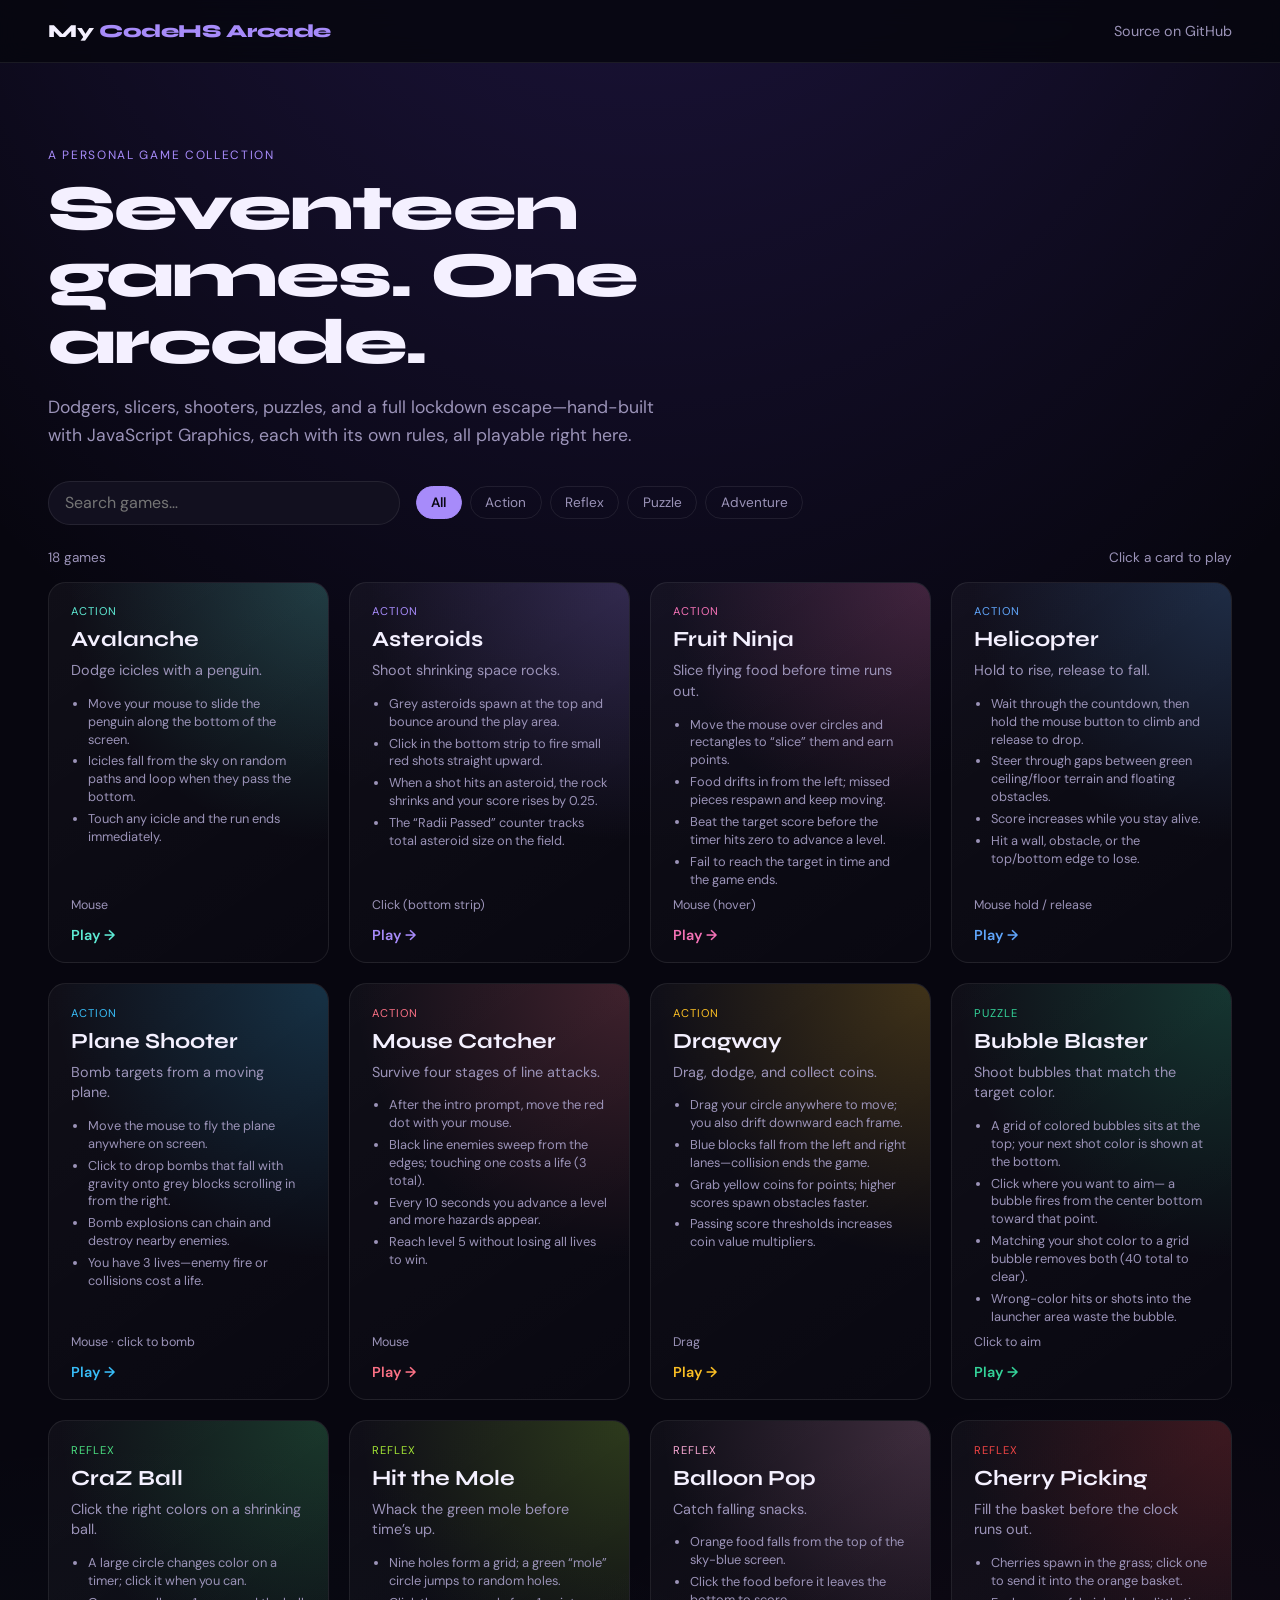
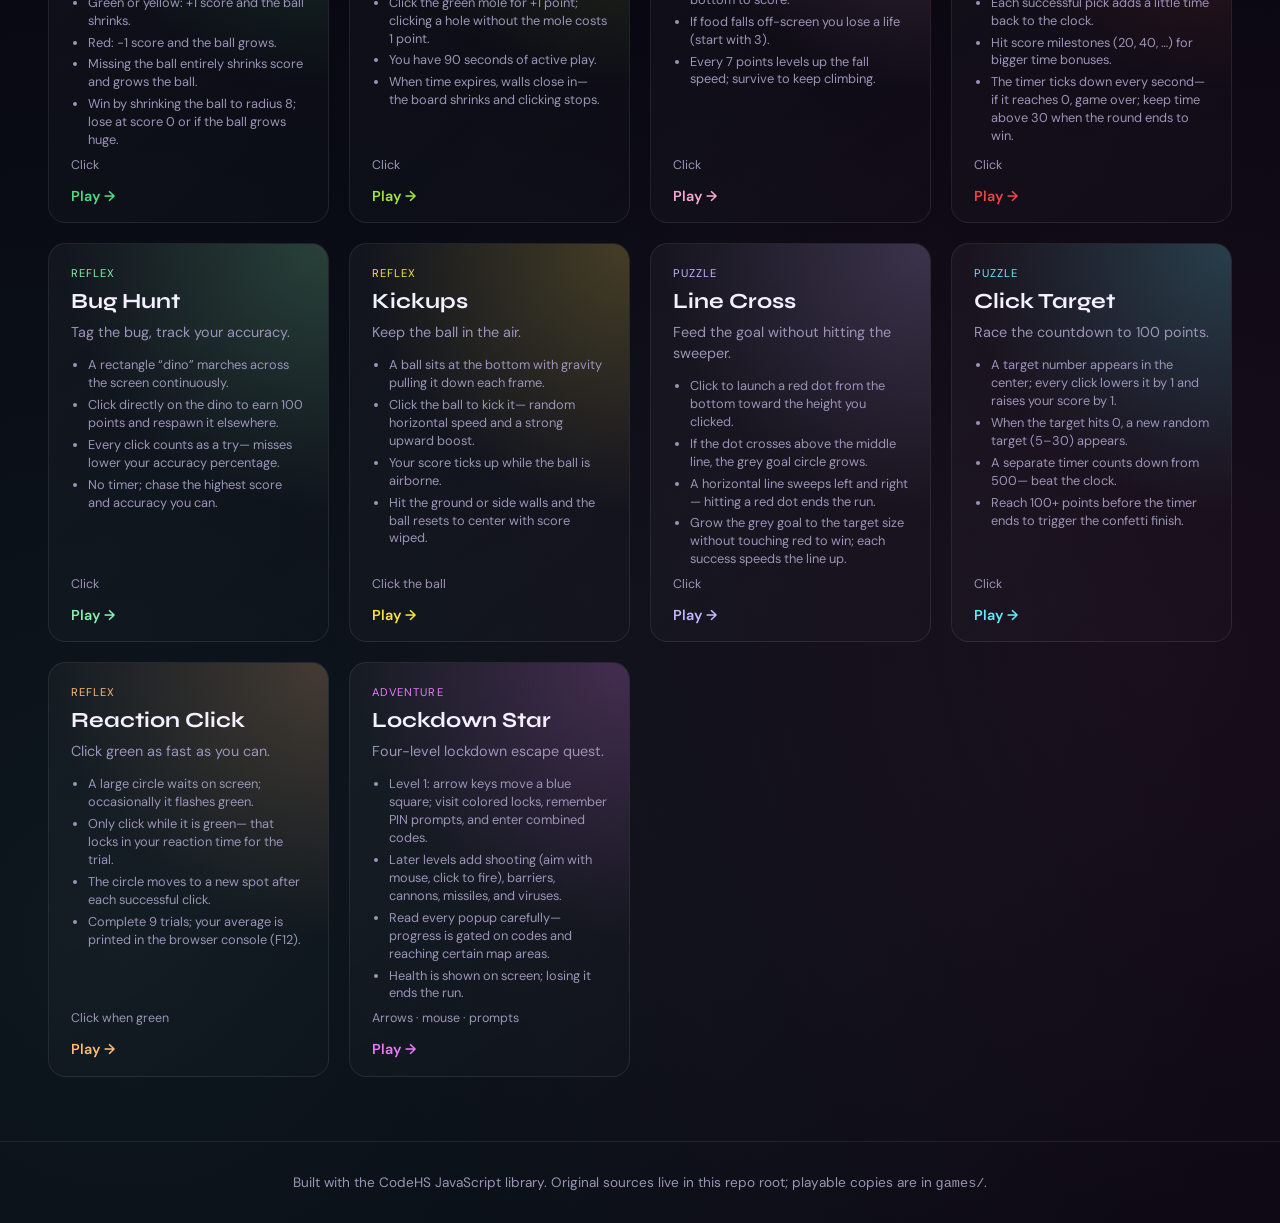
<file: index.html>
<!DOCTYPE html>
<html lang="en">
  <head>
    <meta charset="UTF-8" />
    <meta name="viewport" content="width=device-width, initial-scale=1.0" />
    <title>My CodeHS Arcade</title>
    <meta
      name="description"
      content="My collection of JavaScript Graphics arcade games—browse the rules and play."
    />
    <link rel="preconnect" href="https://fonts.googleapis.com" />
    <link rel="preconnect" href="https://fonts.gstatic.com" crossorigin />
    <link
      href="https://fonts.googleapis.com/css2?family=DM+Sans:ital,opsz,wght@0,9..40,400;0,9..40,500;0,9..40,600;1,9..40,400&family=Syne:wght@700;800&display=swap"
      rel="stylesheet"
    />
    <link rel="stylesheet" href="css/arcade.css" />
  </head>
  <body>
    <header class="site-header">
      <a class="logo" href="index.html">My <span>CodeHS Arcade</span></a>
      <a class="nav-link" href="https://github.com/AdiBak/CodeHS" target="_blank" rel="noopener"
        >Source on GitHub</a
      >
    </header>

    <section class="hero">
      <span class="hero__eyebrow">A personal game collection</span>
      <h1>Seventeen games. One arcade.</h1>
      <p>
        Dodgers, slicers, shooters, puzzles, and a full lockdown escape—hand-built with JavaScript
        Graphics, each with its own rules, all playable right here.
      </p>
    </section>

    <div class="toolbar">
      <div class="search-wrap">
        <input
          id="search"
          type="search"
          placeholder="Search games…"
          aria-label="Search games"
          autocomplete="off"
        />
      </div>
      <div class="filters" role="group" aria-label="Filter by genre">
        <button class="filter-chip is-active" type="button" data-genre="all">All</button>
        <button class="filter-chip" type="button" data-genre="action">Action</button>
        <button class="filter-chip" type="button" data-genre="reflex">Reflex</button>
        <button class="filter-chip" type="button" data-genre="puzzle">Puzzle</button>
        <button class="filter-chip" type="button" data-genre="adventure">Adventure</button>
      </div>
    </div>

    <div class="meta-row">
      <span id="game-count">17 games</span>
      <span>Click a card to play</span>
    </div>

    <main id="game-grid" class="game-grid" aria-label="Game library"></main>

    <footer class="site-footer">
      Built with the
      <a href="https://codehs.github.io/chs-js-lib/" target="_blank" rel="noopener"
        >CodeHS JavaScript library</a
      >. Original sources live in this repo root; playable copies are in <code>games/</code>.
    </footer>

    <script src="js/catalog.js"></script>
    <script src="js/hub.js"></script>
  </body>
</html>
</file>
<file: css/arcade.css>
:root {
  --bg: #07060f;
  --bg-elevated: #12101f;
  --text: #f4f0ff;
  --muted: #9b93b8;
  --accent: #a78bfa;
  --border: rgba(255, 255, 255, 0.08);
  --glow: rgba(167, 139, 250, 0.35);
  --font-display: "Syne", system-ui, sans-serif;
  --font-body: "DM Sans", system-ui, sans-serif;
}

*,
*::before,
*::after {
  box-sizing: border-box;
}

html {
  scroll-behavior: smooth;
}

body {
  margin: 0;
  min-height: 100vh;
  font-family: var(--font-body);
  color: var(--text);
  background: var(--bg);
  background-image:
    radial-gradient(ellipse 80% 50% at 50% -20%, rgba(120, 80, 255, 0.25), transparent),
    radial-gradient(circle at 10% 90%, rgba(94, 234, 212, 0.08), transparent 40%),
    radial-gradient(circle at 90% 80%, rgba(244, 114, 182, 0.08), transparent 35%);
}

a {
  color: inherit;
  text-decoration: none;
}

.site-header {
  display: flex;
  align-items: center;
  justify-content: space-between;
  gap: 1rem;
  padding: 1.25rem clamp(1rem, 4vw, 3rem);
  border-bottom: 1px solid var(--border);
  backdrop-filter: blur(12px);
  position: sticky;
  top: 0;
  z-index: 10;
  background: rgba(7, 6, 15, 0.85);
}

.logo {
  font-family: var(--font-display);
  font-weight: 800;
  font-size: 1.15rem;
  letter-spacing: -0.02em;
}

.logo span {
  color: var(--accent);
}

.nav-link {
  font-size: 0.9rem;
  color: var(--muted);
  transition: color 0.2s;
}

.nav-link:hover {
  color: var(--text);
}

.hero {
  padding: clamp(2.5rem, 8vw, 5rem) clamp(1rem, 4vw, 3rem) 2rem;
  max-width: 52rem;
}

.hero__eyebrow {
  display: inline-block;
  font-size: 0.75rem;
  letter-spacing: 0.14em;
  text-transform: uppercase;
  color: var(--accent);
  margin-bottom: 0.75rem;
}

.hero h1 {
  font-family: var(--font-display);
  font-size: clamp(2.4rem, 7vw, 4rem);
  font-weight: 800;
  line-height: 1.05;
  letter-spacing: -0.03em;
  margin: 0 0 1rem;
}

.hero p {
  margin: 0;
  font-size: 1.1rem;
  line-height: 1.6;
  color: var(--muted);
  max-width: 38rem;
}

.toolbar {
  display: flex;
  flex-wrap: wrap;
  gap: 0.75rem 1rem;
  align-items: center;
  padding: 0 clamp(1rem, 4vw, 3rem) 1.5rem;
}

.search-wrap {
  flex: 1 1 14rem;
  max-width: 22rem;
}

.search-wrap input {
  width: 100%;
  padding: 0.65rem 1rem;
  border-radius: 999px;
  border: 1px solid var(--border);
  background: var(--bg-elevated);
  color: var(--text);
  font: inherit;
  outline: none;
  transition: border-color 0.2s, box-shadow 0.2s;
}

.search-wrap input:focus {
  border-color: var(--accent);
  box-shadow: 0 0 0 3px var(--glow);
}

.filters {
  display: flex;
  flex-wrap: wrap;
  gap: 0.5rem;
}

.filter-chip {
  padding: 0.45rem 0.9rem;
  border-radius: 999px;
  border: 1px solid var(--border);
  background: transparent;
  color: var(--muted);
  font: inherit;
  font-size: 0.85rem;
  cursor: pointer;
  transition: background 0.2s, color 0.2s, border-color 0.2s;
}

.filter-chip:hover {
  color: var(--text);
  border-color: rgba(255, 255, 255, 0.18);
}

.filter-chip.is-active {
  background: var(--accent);
  border-color: var(--accent);
  color: #0a0814;
  font-weight: 600;
}

.meta-row {
  display: flex;
  justify-content: space-between;
  align-items: center;
  padding: 0 clamp(1rem, 4vw, 3rem) 1rem;
  font-size: 0.85rem;
  color: var(--muted);
}

.game-grid {
  display: grid;
  grid-template-columns: repeat(auto-fill, minmax(260px, 1fr));
  gap: 1.25rem;
  padding: 0 clamp(1rem, 4vw, 3rem) 4rem;
}

.game-card {
  --accent: #a78bfa;
  position: relative;
  display: flex;
  flex-direction: column;
  gap: 0.5rem;
  padding: 1.35rem 1.35rem 1.1rem;
  border-radius: 1.1rem;
  border: 1px solid var(--border);
  background: linear-gradient(
    145deg,
    rgba(255, 255, 255, 0.04) 0%,
    rgba(255, 255, 255, 0.01) 100%
  );
  overflow: hidden;
  transition: transform 0.25s, border-color 0.25s, box-shadow 0.25s;
}

.game-card::before {
  content: "";
  position: absolute;
  inset: 0;
  background: radial-gradient(
    circle at 100% 0%,
    color-mix(in srgb, var(--accent) 35%, transparent),
    transparent 55%
  );
  opacity: 0.6;
  pointer-events: none;
}

.game-card:hover {
  transform: translateY(-4px);
  border-color: color-mix(in srgb, var(--accent) 50%, var(--border));
  box-shadow: 0 12px 40px -12px color-mix(in srgb, var(--accent) 45%, transparent);
}

.game-card__genre {
  font-size: 0.7rem;
  text-transform: uppercase;
  letter-spacing: 0.1em;
  color: var(--accent);
  position: relative;
}

.game-card__title {
  font-family: var(--font-display);
  font-size: 1.35rem;
  font-weight: 700;
  margin: 0;
  position: relative;
}

.game-card__tagline {
  margin: 0;
  font-size: 0.9rem;
  line-height: 1.45;
  color: var(--muted);
  position: relative;
}

.game-card__rules {
  margin: 0.35rem 0 0;
  padding-left: 1.1rem;
  font-size: 0.8rem;
  line-height: 1.4;
  color: var(--muted);
  flex: 1;
  position: relative;
}

.game-card__rules li + li {
  margin-top: 0.25rem;
}

.game-card__controls {
  font-size: 0.78rem;
  color: var(--muted);
  position: relative;
}

.game-card__play {
  margin-top: 0.35rem;
  font-weight: 600;
  font-size: 0.9rem;
  color: var(--accent);
  position: relative;
}

.site-footer {
  padding: 2rem clamp(1rem, 4vw, 3rem);
  border-top: 1px solid var(--border);
  color: var(--muted);
  font-size: 0.85rem;
  text-align: center;
}

/* Play page */
body.play-page {
  display: flex;
  flex-direction: column;
  min-height: 100vh;
}

.play-main {
  flex: 1;
  display: grid;
  grid-template-columns: 1fr;
  gap: 1.5rem;
  padding: clamp(1rem, 4vw, 2rem);
  max-width: 1100px;
  margin: 0 auto;
  width: 100%;
}

@media (min-width: 900px) {
  .play-main {
    grid-template-columns: minmax(0, 1fr) 280px;
    align-items: start;
  }
}

.play-info h1 {
  font-family: var(--font-display);
  font-size: clamp(1.6rem, 4vw, 2.2rem);
  margin: 0 0 0.5rem;
}

.play-info p {
  margin: 0 0 0.75rem;
  color: var(--muted);
  line-height: 1.5;
}

.play-info .controls-badge {
  display: inline-block;
  padding: 0.35rem 0.75rem;
  border-radius: 999px;
  background: color-mix(in srgb, var(--accent) 18%, transparent);
  color: var(--accent);
  font-size: 0.82rem;
  font-weight: 600;
}

.canvas-wrap {
  position: relative;
  border-radius: 1rem;
  border: 1px solid var(--border);
  background: #f0f0f5;
  overflow: hidden;
  box-shadow: 0 20px 60px -20px rgba(0, 0, 0, 0.6);
}

.canvas-wrap:fullscreen {
  border-radius: 0;
  display: flex;
  align-items: center;
  justify-content: center;
  background: #000;
}

.canvas-wrap:fullscreen #game-canvas {
  max-width: 100vw;
  max-height: 100vh;
}

#game-canvas {
  display: block;
  width: 100%;
  max-width: 500px;
  margin: 0 auto;
  background: #ffffff;
}

.play-actions {
  display: flex;
  flex-wrap: wrap;
  gap: 0.5rem;
  margin-top: 0.75rem;
}

.btn {
  padding: 0.55rem 1rem;
  border-radius: 0.6rem;
  border: 1px solid var(--border);
  background: var(--bg-elevated);
  color: var(--text);
  font: inherit;
  font-size: 0.88rem;
  cursor: pointer;
  transition: background 0.2s, border-color 0.2s;
}

.btn:hover {
  border-color: rgba(255, 255, 255, 0.2);
}

.btn--primary {
  background: var(--accent);
  border-color: var(--accent);
  color: #0a0814;
  font-weight: 600;
}

.btn--primary:hover {
  filter: brightness(1.08);
}

.loader {
  position: absolute;
  inset: 0;
  display: grid;
  place-items: center;
  background: rgba(7, 6, 15, 0.9);
  font-size: 0.9rem;
  color: var(--muted);
}

.loader[hidden] {
  display: none;
}

.play-error {
  padding: 1rem;
  color: #fca5a5;
  text-align: center;
}

.play-error[hidden] {
  display: none;
}

.play--missing .canvas-wrap {
  display: none;
}

/* CodeHS lib injects console — style when present */
#chs-console,
.chs-console,
[class*="console"] {
  margin-top: 0.75rem;
  max-width: 500px;
  font-family: ui-monospace, monospace;
  font-size: 0.8rem;
}

.rules-box,
.hint-box {
  padding: 1rem;
  border-radius: 0.75rem;
  border: 1px solid var(--border);
  background: var(--bg-elevated);
  font-size: 0.85rem;
  color: var(--muted);
  line-height: 1.5;
}

.rules-box ul,
.hint-box ul {
  margin: 0.5rem 0 0;
  padding-left: 1.15rem;
}

.rules-box li + li,
.hint-box li + li {
  margin-top: 0.35rem;
}

.rules-box strong,
.hint-box strong {
  color: var(--text);
}
</file>
